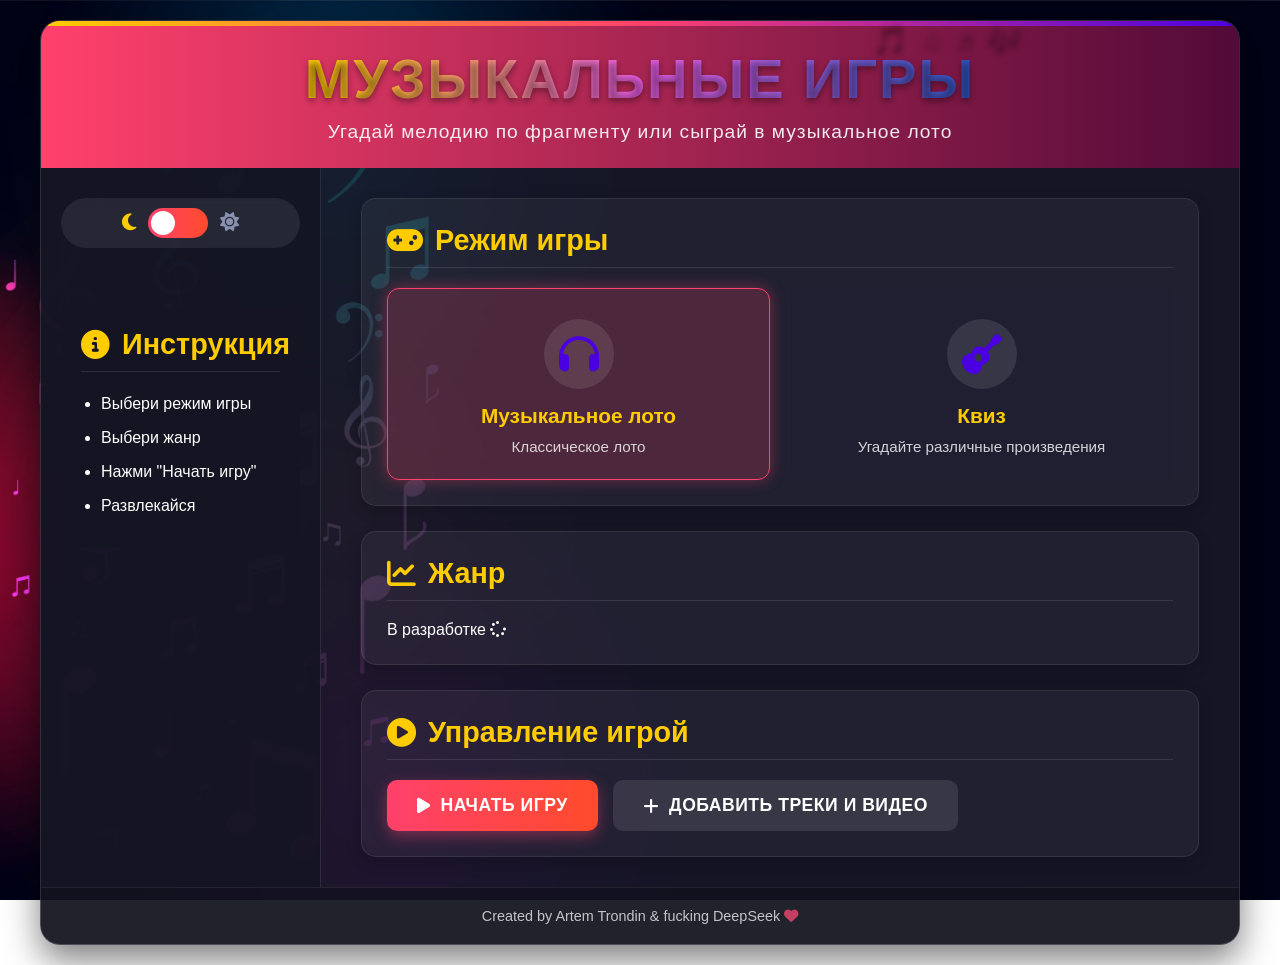
<file: index.html>
<!DOCTYPE html>
<html lang="ru">
<head>
    <meta charset="UTF-8">
    <meta name="viewport" content="width=device-width, initial-scale=1.0">
    <title>Музыкальные игры</title>
    <link rel="stylesheet" href="https://cdnjs.cloudflare.com/ajax/libs/font-awesome/6.4.0/css/all.min.css">
    <link rel="stylesheet" href="./styles/style1.css">
    <link rel="stylesheet" href="./styles/allPagesStyles.css">
    <script type="module" src="./jsCode/appHomePage.js" defer></script>
    <script type="module" src="./jsCode/renderPages.js" defer></script>
    </head>
<body>
    <div class="game-container">
        <!-- Шапка -->
        <div class="header">
            <h1 class="game-title">Музыкальные игры</h1>
            <p class="game-subtitle">Угадай мелодию по фрагменту или сыграй в музыкальное лото</p>
        </div>
        
        <div class="content-wrapper">
            <!-- Боковая панель -->
            <div class="sidebar">
                
                <div class="theme-switch-wrapper">
                    <i class="fas fa-moon theme-icon"></i>
                    <label class="theme-switch">
                        <input type="checkbox" id="themeToggle">
                        <span class="slider round"></span>
                    </label>
                    <i class="fas fa-sun theme-icon"></i>
                </div>


                <div class="game-rules">
                    <h2 class="section-title"><i class="fas fa-info-circle"></i>Инструкция</h4>
                    <ul class="rules-list">
                        <li>Выбери режим игры</li>
                        <li>Выбери жанр</li>
                        <li>Нажми "Начать игру"</li>
                        <li>Развлекайся</li>
                    </ul>
                </div>
            </div>
            
            <!-- Основной контент -->
            <div class="main-content">
                <!-- Раздел выбора режима -->
                <div class="menu-section">
                    <h2 class="section-title"><i class="fas fa-gamepad"></i> Режим игры</h2>
                    <div class="game-options">
                        <div class="option-card active">
                            <div class="option-icon">
                                <i class="fas fa-headphones"></i>
                            </div>
                            <h3 class="option-title">Музыкальное лото</h3>
                            <p class="option-desc">Классическое лото</p>
                        </div>
                        
                        <div class="option-card">
                            <div class="option-icon">
                                <i class="fas fa-guitar"></i>
                            </div>
                            <h3 class="option-title">Квиз</h3>
                            <p class="option-desc">Угадайте различные произведения</p>
                        </div>
                        
                    </div>
                </div>
                
                <!-- Раздел Жанра -->
                <div class="menu-section">
                    <h2 class="section-title"><i class="fas fa-chart-line"></i>Жанр</h2>
                    <div class="game-options">
                        <div class="optin-title">В разработке <i class="fas fa-spinner fa-spin"></i></div>
                        <!-- <div class="option-card">
                            <div class="option-icon">
                                <i class="fas fa-seedling"></i>
                            </div>
                            <h3 class="option-title">Рок</h3>
                            <p class="option-desc">Популярные рок хиты</p>
                        </div>
                        
                        <div class="option-card active">
                            <div class="option-icon">
                                <i class="fas fa-mountain"></i>
                            </div>
                            <h3 class="option-title">Рэп</h3>
                            <p class="option-desc">Рэп исполнители</p>
                        </div> -->
                        
                    </div>
                </div>
                
                <!-- Управление игрой -->
                <div class="menu-section">
                    <h2 class="section-title"><i class="fas fa-play-circle"></i> Управление игрой</h2>
                    <div class="game-controls">
                        <button class="btn btn-primary pulse">
                            <i class="fas fa-play"></i> Начать игру
                        </button>
                        <button class="btn btn-secondary">
                            <i class="fas fa-plus"></i> Добавить треки и видео
                        </button>
                        <!-- <button class="btn btn-secondary">
                            <i class="fas fa-trophy"></i> Таблица лидеров
                        </button>
                        <button class="btn btn-success">
                            <i class="fas fa-user-plus"></i> Пригласить друга
                        </button> -->
                    </div>
                </div>
            </div>
        </div>
        
    </div>

</body>
</html>
</file>
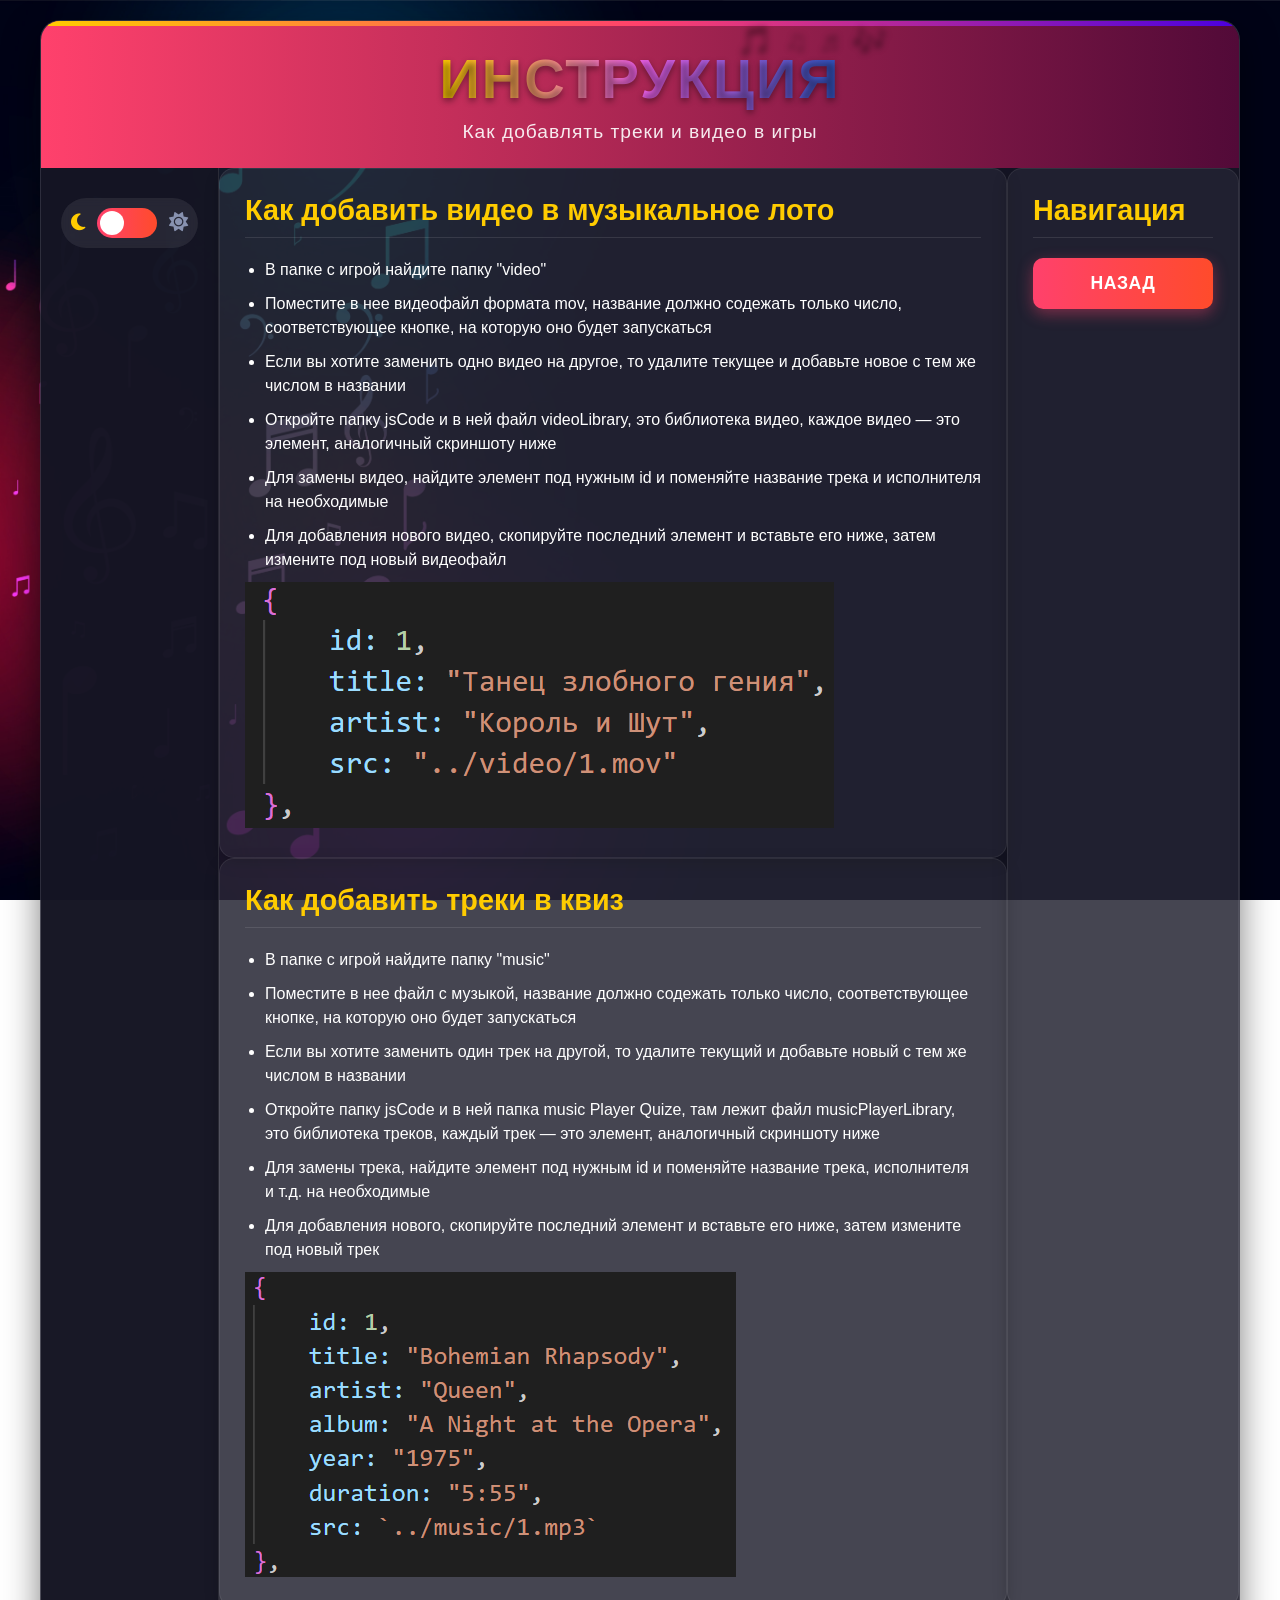
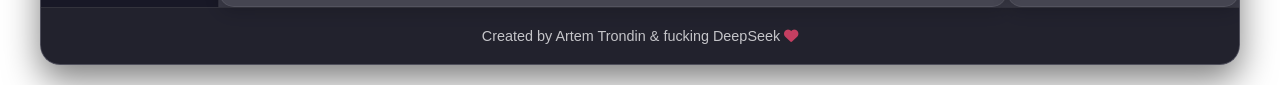
<file: pages/addSongAndVideo.html>
<!DOCTYPE html>
<html lang="ru">
<head>
    <meta charset="UTF-8">
    <meta name="viewport" content="width=device-width, initial-scale=1.0">
    <title>Инструкция</title>
    <link rel="stylesheet" href="https://cdnjs.cloudflare.com/ajax/libs/font-awesome/6.4.0/css/all.min.css">
    <link rel="stylesheet" href="../styles/allPagesStyles.css">
    <script type="module" src="../jsCode/backPageButton.js" defer></script>
    <script type="module" src="../jsCode/renderPages.js" defer></script>
    </head>
<body style="flex-direction: column;">
    <div class="game-container">
        <!-- Шапка -->
        <div class="header">
            <h1 class="game-title">Инструкция</h1>
            <p class="game-subtitle">Как добавлять треки и видео в игры</p>
        </div>
        
        <div class="content-wrapper">
            <!-- Боковая панель -->
            <div class="sidebar">
                
                <div class="theme-switch-wrapper">
                    <i class="fas fa-moon theme-icon"></i>
                    <label class="theme-switch">
                        <input type="checkbox" id="themeToggle">
                        <span class="slider round"></span>
                    </label>
                    <i class="fas fa-sun theme-icon"></i>
                </div>
            
               <!--  <div class="game-rules">
                    <h4><i class="fas fa-info-circle"></i> Инструкция</h4>
                    <ul class="rules-list">
                        <li>Выбери режим игры</li>
                        <li>Выбери жанр</li>
                        <li>Нажми "Начать игру"</li>
                        <li>Развлекайся</li>
                    </ul>
                </div> -->
            </div>
            
            <div class="main-content">
                <!-- Блок по добавлению видео -->
                <div class="menu-section">
                    <h2 class="section-title"></i>Как добавить видео в музыкальное лото</h2>
                    <div class="game-options-addContent">
                        <ul class="rules-list">
                            <li>В папке с игрой найдите папку "video" </li>
                            <li>Поместите в нее видеофайл формата mov, название должно содежать только число, соответствующее кнопке, на которую оно будет запускаться</li>
                            <li>Если вы хотите заменить одно видео на другое, то удалите текущее и добавьте новое с тем же числом в названии</li>
                            <li>Откройте папку jsCode и в ней файл videoLibrary, это библиотека видео, каждое видео — это элемент, аналогичный скриншоту ниже</li>
                            <li>Для замены видео, найдите элемент под нужным id и поменяйте название трека и исполнителя на необходимые</li>
                            <li>Для добавления нового видео, скопируйте последний элемент и вставьте его ниже, затем измените под новый видеофайл</li>
                        </ul>
                        <img src="../assets/videoLibraryScreen.png" alt="">

                        <!-- <p>Инструкция по добавлению видео</p>
                        <p><input type="text" class="title" placeholder="Введите название"></p>
                        <p><input type="text" class="artist" placeholder="Введите имя исполнителя"></p>
                        <button class="btn btn-primary pulse">
                             Добавить видео
                        </button> -->
                    </div>
                </div>
                
                <!-- блок по добавлению треков -->
                <div class="menu-section">
                    <h2 class="section-title">Как добавить треки в квиз</h2>
                    <div class="game-options-addContent">

                        <ul class="rules-list">
                            <li>В папке с игрой найдите папку "music" </li>
                            <li>Поместите в нее файл с музыкой, название должно содежать только число, соответствующее кнопке, на которую оно будет запускаться</li>
                            <li>Если вы хотите заменить один трек на другой, то удалите текущий и добавьте новый с тем же числом в названии</li>
                            <li>Откройте папку jsCode и в ней папка music Player Quize, там лежит файл musicPlayerLibrary, это библиотека треков, каждый трек — это элемент, аналогичный скриншоту ниже</li>
                            <li>Для замены трека, найдите элемент под нужным id и поменяйте название трека, исполнителя и т.д. на необходимые</li>
                            <li>Для добавления нового, скопируйте последний элемент и вставьте его ниже, затем измените под новый трек</li>
                        </ul>
                        <img src="../assets/musicLibraryScreen.png" alt="">
                        <!-- <p>Инструкция по добавлению треков</p>
                        <p><input type="text" class="title" placeholder="Введите название"></p>
                        <p><input type="text" class="artist" placeholder="Введите имя исполнителя"></p>
                        <button class="btn btn-primary pulse">
                             Добавить трек
                        </button> -->
                    </div>
                    </div>
            </div>
                
                <!-- Управление игрой -->
                <div class="menu-section">
                    <h2 class="section-title">Навигация</h2>
                    <div class="game-controls">
                        <button class="btn btn-primary pulse btnBack backPage">
                             Назад
                        </button>
                        <!-- <button class="btn btn-secondary">
                            <i class="fas fa-cog"></i> Настройки
                        </button>
                        <button class="btn btn-secondary">
                            <i class="fas fa-trophy"></i> Таблица лидеров
                        </button>
                        <button class="btn btn-success">
                            <i class="fas fa-user-plus"></i> Пригласить друга
                        </button> -->
                    </div>
                </div>
            </div>
        </div>
    </div>
</body>
</html>
</file>
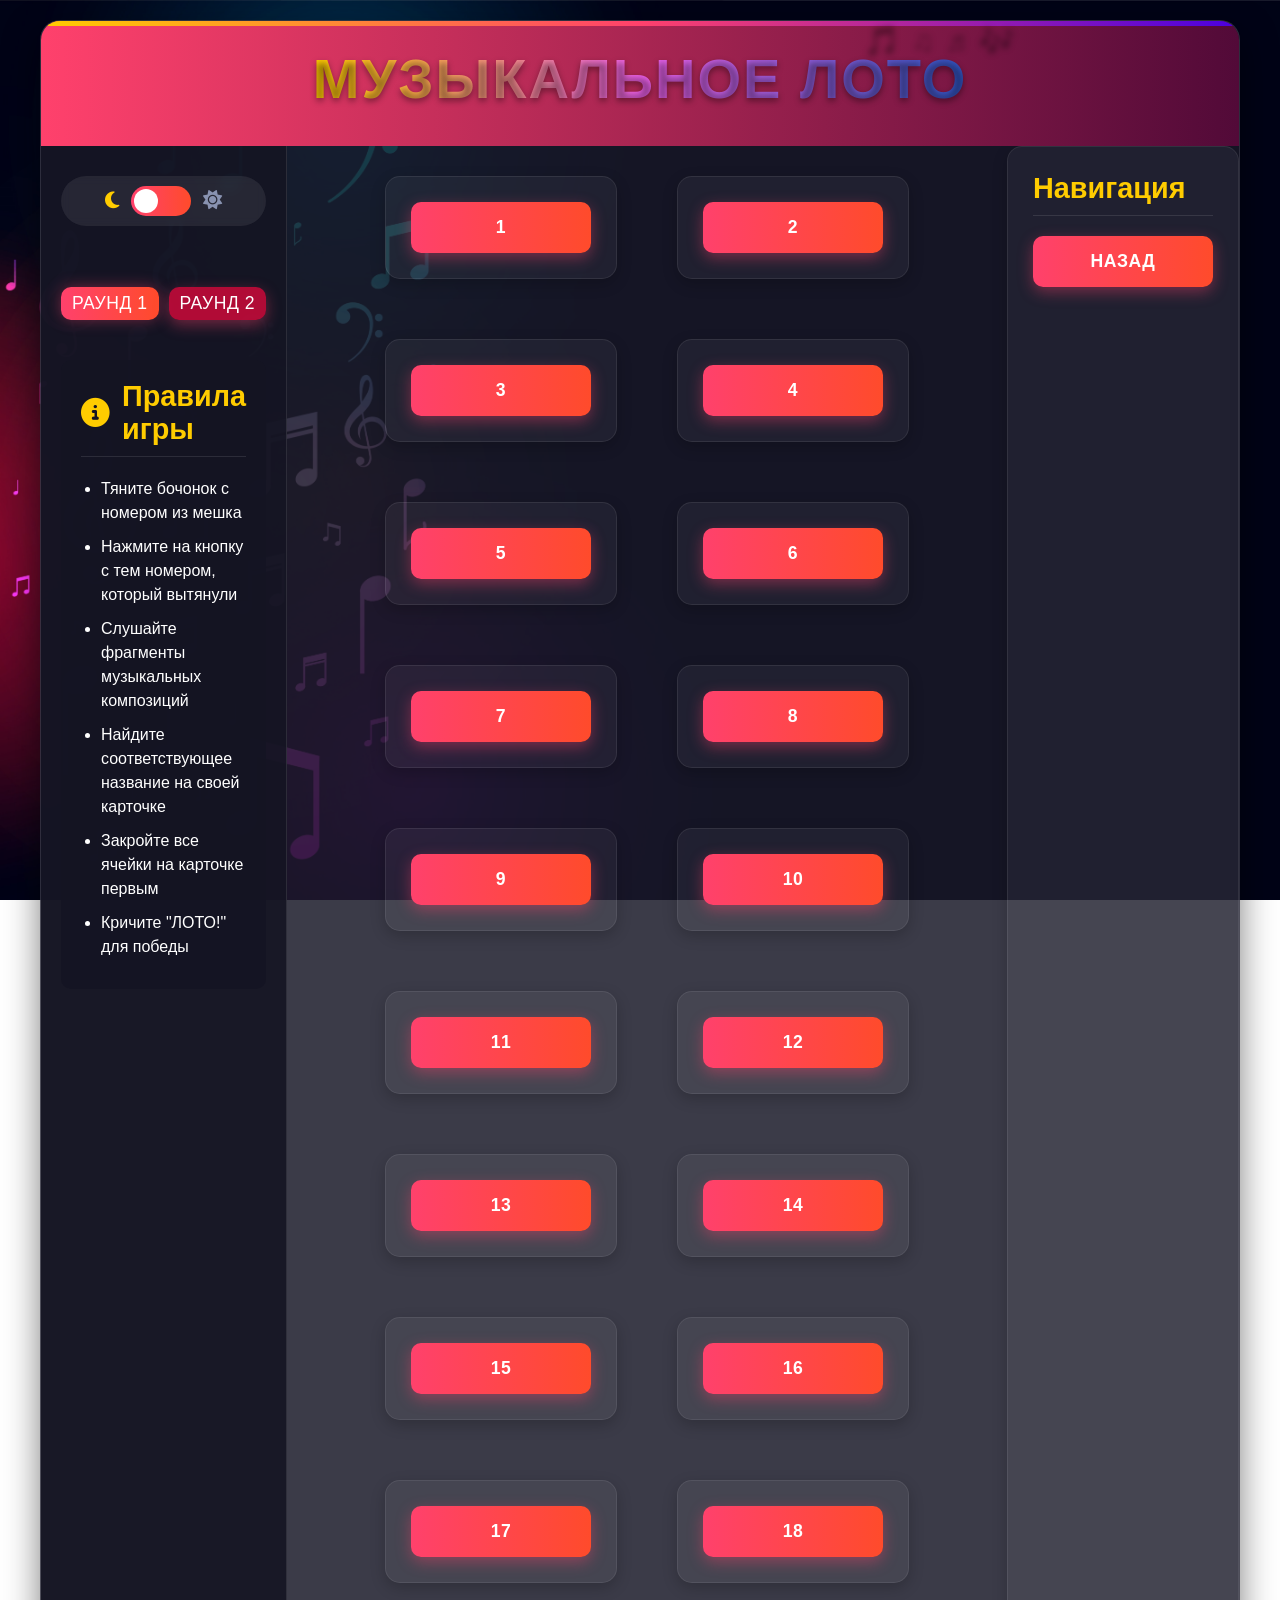
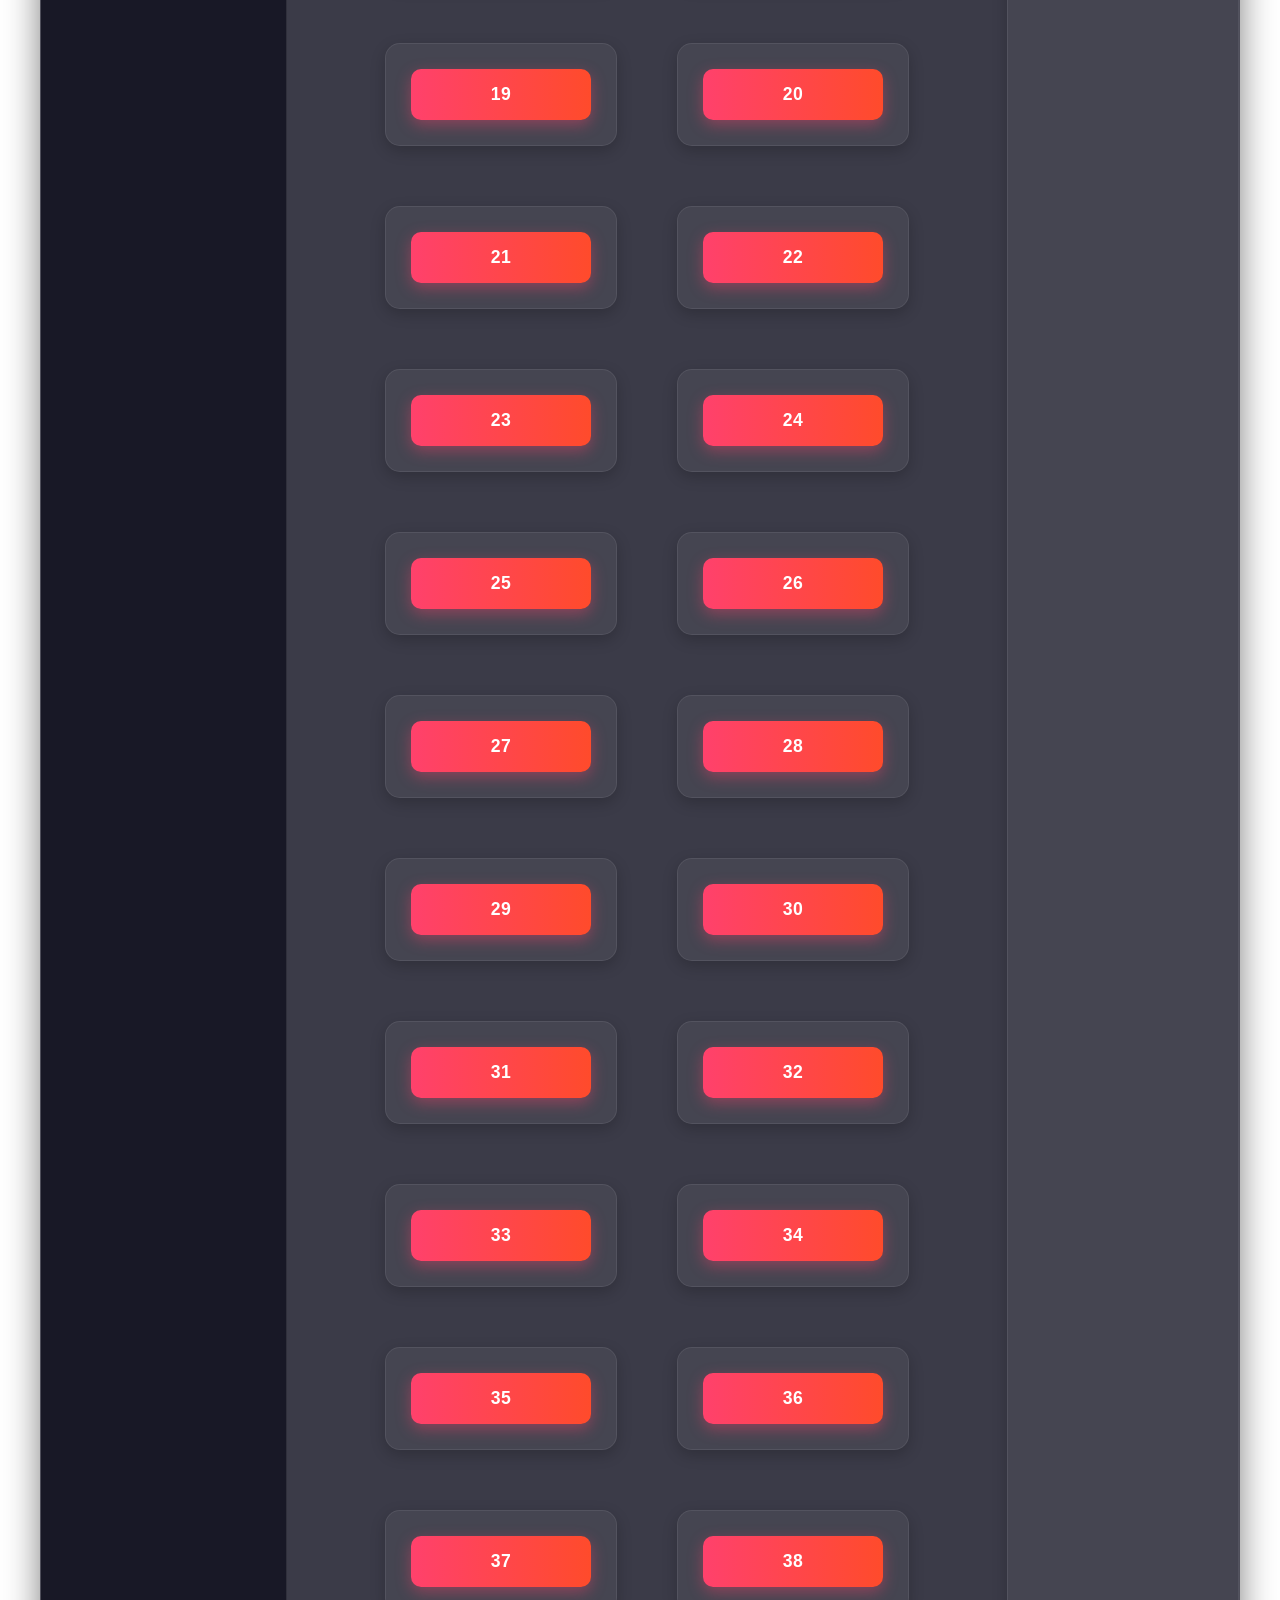
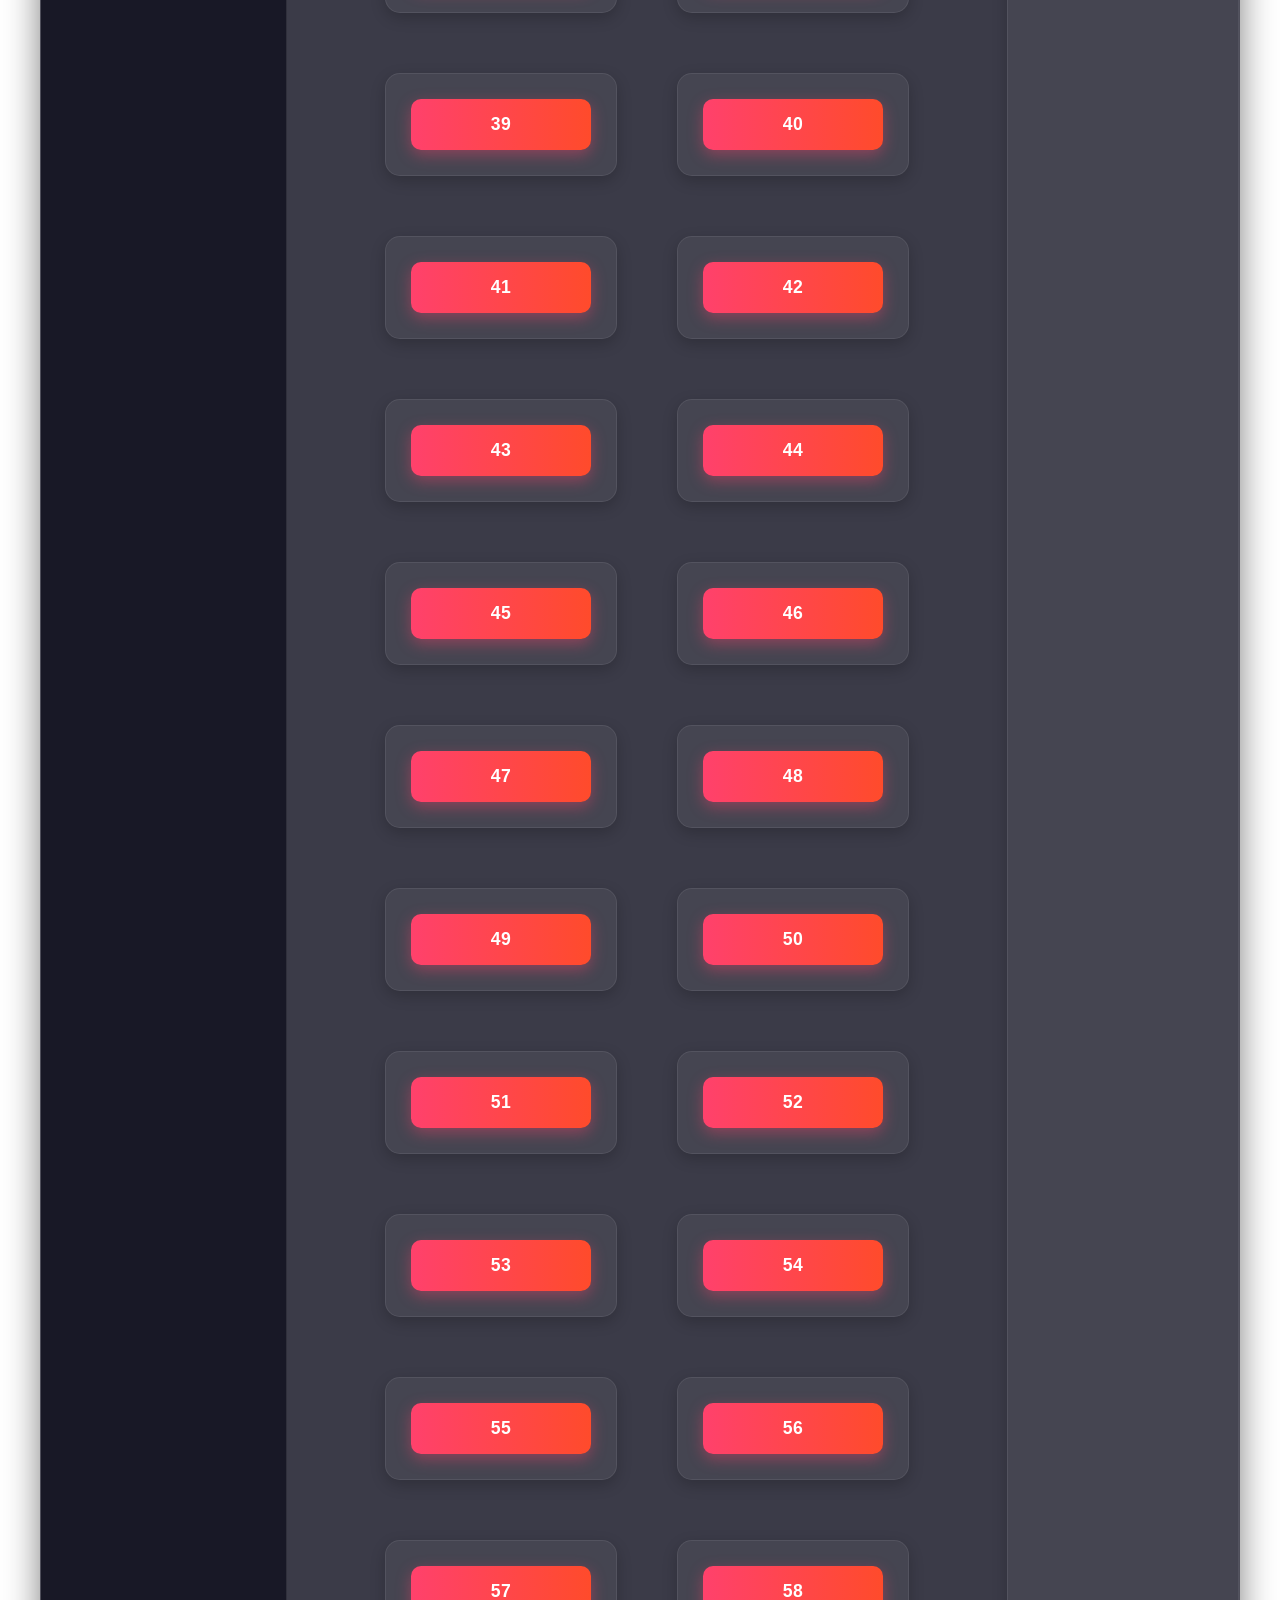
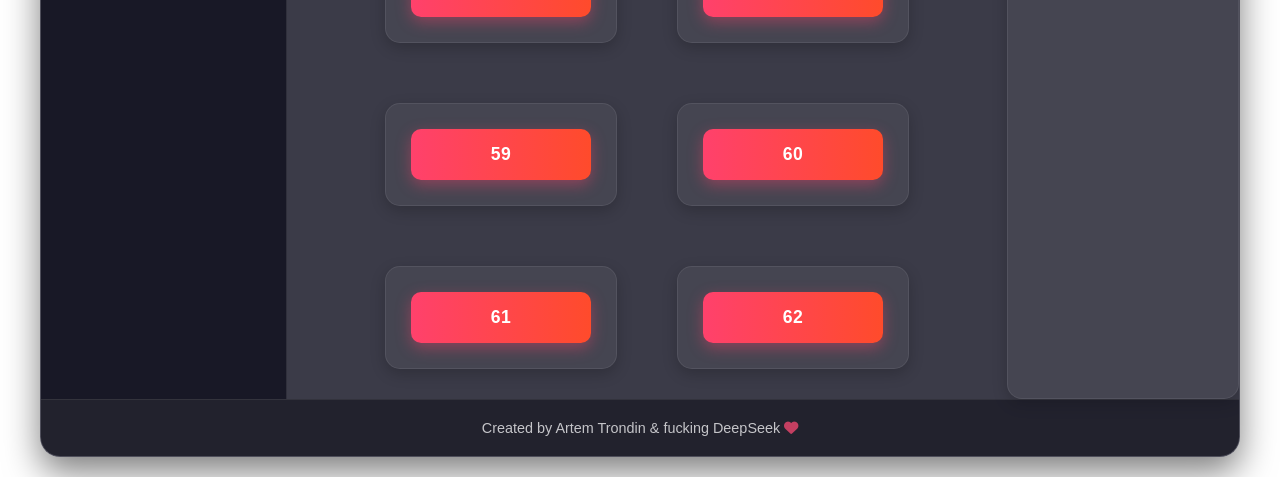
<file: pages/startLoto.html>
<!DOCTYPE html>
<html lang="en">
<head>
    <meta charset="UTF-8">
    <meta name="viewport" content="width=device-width, initial-scale=1.0">
    <link rel="stylesheet" href="https://cdnjs.cloudflare.com/ajax/libs/font-awesome/6.4.0/css/all.min.css">
    <link rel="stylesheet" href="../styles/styleLotoPage.css">
    <link rel="stylesheet" href="../styles/allPagesStyles.css">
    <script type="module" src="../jsCode/renderPages.js" defer></script>
    <script type="module" src="../jsCode/backPageButton.js" defer></script>
    <script type="module" src="../jsCode/videoLibrary.js" defer></script>
    <script type="module" src="../jsCode/lotoApp.js" defer></script>
    <title>Музыкальное лото</title>
</head>
<body>
    
    <div class="game-container">
        <div class="header">
            <h1 class="game-title">Музыкальное лото</h1>
        </div>

        <div class="content-wrapper">

            <div class="sidebar">

                <div class="theme-switch-wrapper">
                    <i class="fas fa-moon theme-icon"></i>
                    <label class="theme-switch">
                        <input type="checkbox" id="themeToggle">
                        <span class="slider round"></span>
                    </label>
                    <i class="fas fa-sun theme-icon"></i>
                </div>

                <div class="buttonsRound">
                    <button class="btnRound active" id="one">
                                 Раунд 1
                    </button>
                    <button class="btnRound" id="two">
                                 Раунд 2
                    </button>
                </div>

                <div class="game-rules">
                    <h2 class="section-title"><i class="fas fa-info-circle"></i> Правила игры</h4>
                    <ul class="rules-list">
                        <li>Тяните бочонок с номером из мешка</li>
                        <li>Нажмите на кнопку с тем номером, который вытянули</li>
                        <li>Слушайте фрагменты музыкальных композиций</li>
                        <li>Найдите соответствующее название на своей карточке</li>
                        <li>Закройте все ячейки на карточке первым</li>
                        <li>Кричите "ЛОТО!" для победы</li>
                    </ul>
                </div>

            </div>

            <div class="field">

               <!-- Сюда подгружаются кнопки -->
                
            </div>

        

            <div class="menu-section">
                        <h2 class="section-title"> Навигация</h2>
                        <div class="game-controls">
                            <button class="btn pulse btnBack">
                                <!-- <i class="fas fa-play"></i> --> Назад
                            </button>
                        </div>
            </div>

        </div>
        
    </div>
</body>
</html>
</file>
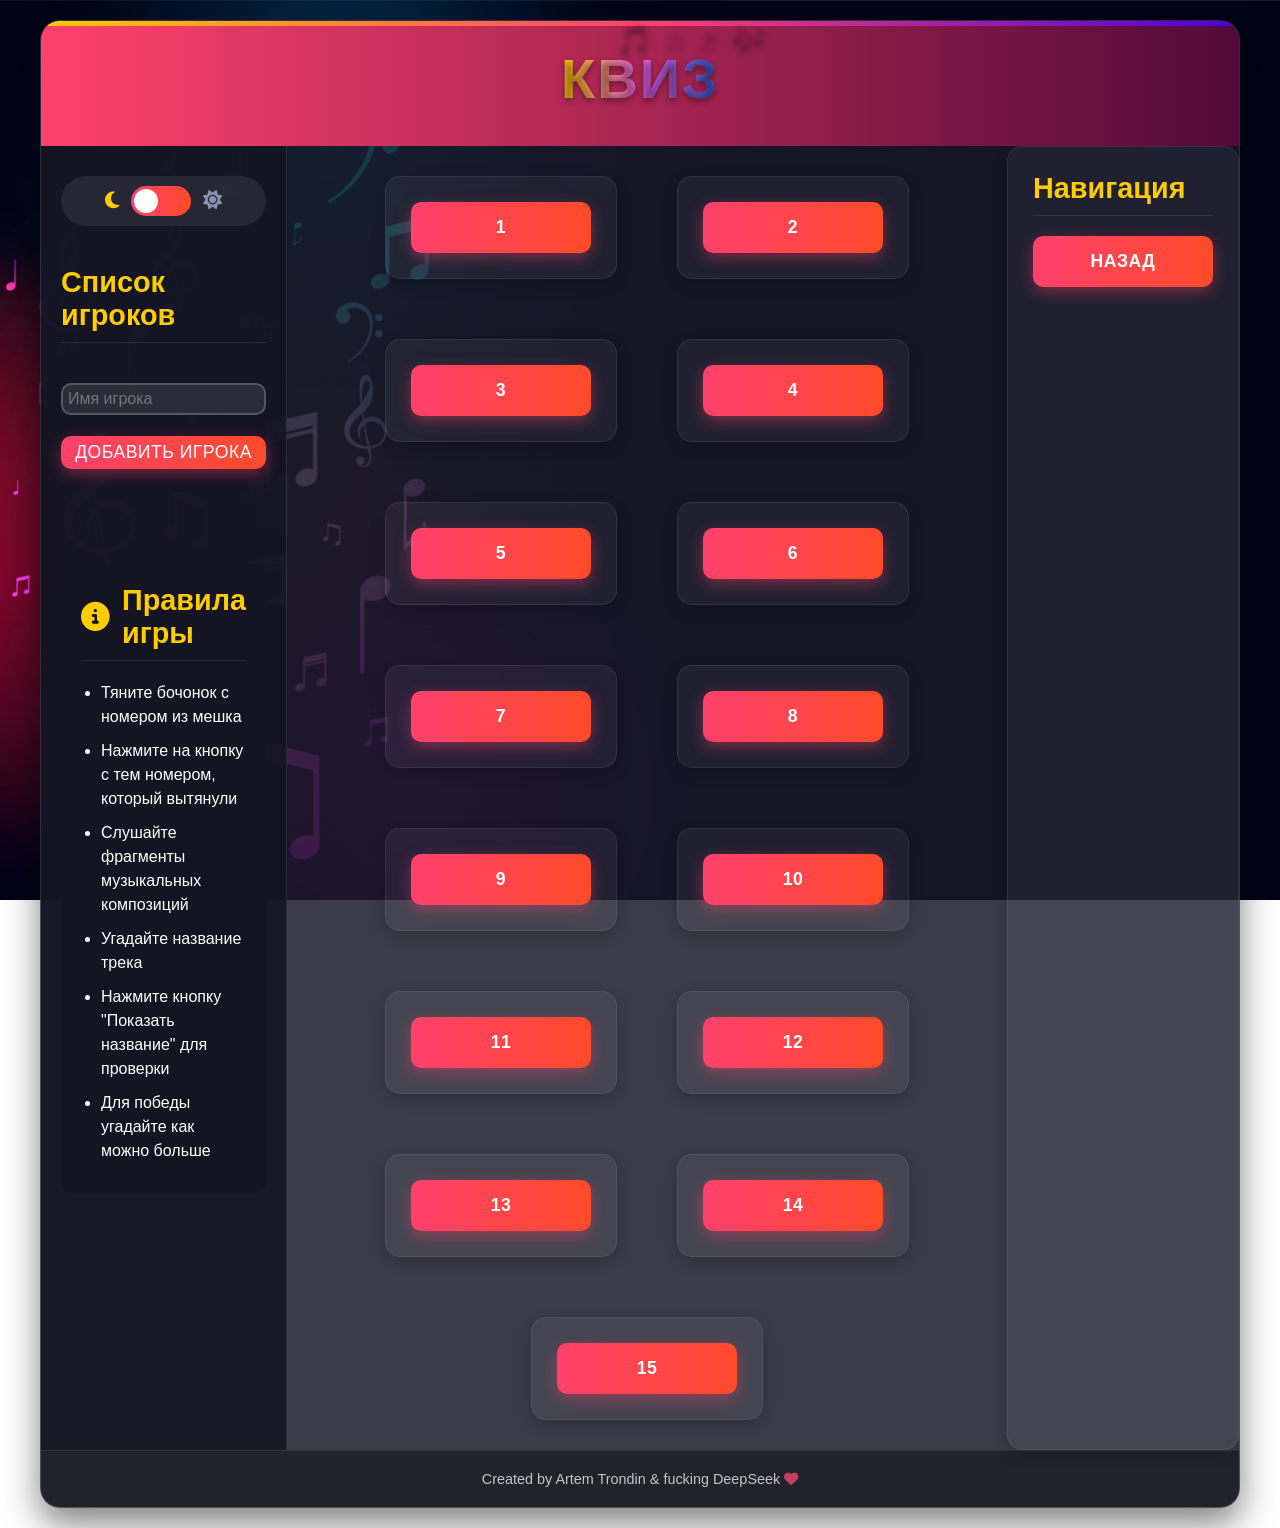
<file: pages/startQuiz.html>
<!DOCTYPE html>
<html lang="en">
<head>
    <meta charset="UTF-8">
    <meta name="viewport" content="width=device-width, initial-scale=1.0">
    <link rel="stylesheet" href="https://cdnjs.cloudflare.com/ajax/libs/font-awesome/6.4.0/css/all.min.css">
    <link rel="stylesheet" href="../styles/allPagesStyles.css">
    <link rel="stylesheet" href="../styles/styleQuizPage.css">
    <link rel="stylesheet" href="../styles/styleMusicPlayer.css">
    <script type="module" src="../jsCode/backPageButton.js" defer></script>
    <script type="module" src="../jsCode/renderPages.js" defer></script>
    <script type="module" src="../jsCode/quizApp.js" defer></script>
    <script type="module" src="../jsCode/Music Player Quize/addPlayer.js" defer></script>
    <script type="module" src="../jsCode/Music Player Quize/musicPlayerLogic.js" defer></script>
    <title>Квиз</title>
</head>
<body>
    
    <div class="game-container">
        <div class="header">
            <h1 class="game-title">Квиз</h1>
        </div>

        <div class="content-wrapper">

            <div class="sidebar">

                <div class="theme-switch-wrapper">
                    <i class="fas fa-moon theme-icon"></i>
                    <label class="theme-switch">
                        <input type="checkbox" id="themeToggle">
                        <span class="slider round"></span>
                    </label>
                    <i class="fas fa-sun theme-icon"></i>
                </div>

                <h2 class="section-title">Список игроков</h2>
                <!-- <div> -->
                    <div class="input-with-icon">
                        <input type="text" placeholder="Имя игрока" class="name-input">
                        <button class="btnAddPlayer">
                                 Добавить игрока
                            </button>
                    </div>
                    <ul class="rules-list player-list"></ul>
                <!-- </div> -->

                <div class="game-rules">
                    <h2 class="section-title"><i class="fas fa-info-circle"></i> Правила игры</h4>
                    <ul class="rules-list">
                        <li>Тяните бочонок с номером из мешка</li>
                        <li>Нажмите на кнопку с тем номером, который вытянули</li>
                        <li>Слушайте фрагменты музыкальных композиций</li>
                        <li>Угадайте название трека</li>
                        <li>Нажмите кнопку "Показать название" для проверки</li>
                        <li>Для победы угадайте как можно больше</li>
                    </ul>
                </div>

            </div>

            <div class="field">

                <!-- Сюда подгружаются кнопки -->
                
            </div>

        

            <div class="menu-section">
                        <h2 class="section-title"> Навигация</h2>
                        <div class="game-controls">
                            <button class="btn btn-primary btnBack pulse">
                                 Назад
                            </button>
                        </div>
            </div>

        </div>
        
    </div>
</body>
</html>
</file>
<file: styles/style1.css>
.main-content {
    flex: 1;
    padding: 30px 40px;
    display: flex;
    flex-direction: column;
    gap: 25px;
}

.game-options {
    display: grid;
    grid-template-columns: repeat(auto-fill, minmax(250px, 1fr));
    gap: 20px;
}

.option-card {
    background: rgba(30, 30, 50, 0.7);
    border-radius: 12px;
    padding: 20px;
    display: flex;
    flex-direction: column;
    align-items: center;
    text-align: center;
    transition: all 0.3s ease;
    cursor: pointer;
    border: 1px solid transparent;
    position: relative;
    overflow: hidden;
}

.option-card:hover {
    background: rgba(40, 40, 65, 0.9);
    transform: translateY(-5px);
    border-color: #ff416c;
}

.option-card.active {
    background: rgba(255, 65, 108, 0.2);
    border-color: #ff416c;
    box-shadow: 0 0 15px rgba(255, 65, 108, 0.4);
}

.option-icon {
    font-size: 2.5rem;
    margin-bottom: 15px;
    color: #4a00e0;
    background: rgba(255, 255, 255, 0.1);
    width: 70px;
    height: 70px;
    border-radius: 50%;
    display: flex;
    align-items: center;
    justify-content: center;
    margin-top: 10px;
}

.option-title {
    font-size: 1.3rem;
    margin-bottom: 8px;
    color: #ffcc00;
}

.option-desc {
    font-size: 0.95rem;
    opacity: 0.8;
    line-height: 1.5;
}

.game-controls {
    display: flex;
    gap: 15px;
    margin-top: 20px;
    flex-wrap: wrap;
}

.btn-secondary {
    background: rgba(255, 255, 255, 0.1);
    color: white;
    border: 1px solid rgba(255, 255, 255, 0.2);
}

.btn-secondary:hover {
    background: rgba(255, 255, 255, 0.2);
    transform: translateY(-3px);
}


.lightTheme .option-card {
    background: rgba(255, 255, 255, 0.5);
    border: 1px solid rgba(255, 255, 255, 0.5);
    box-shadow: 0 2px 8px rgba(0, 0, 0, 0.04);
    backdrop-filter: blur(4px);
}

.lightTheme .option-card:hover {
    background: rgba(255, 255, 255, 0.7);
    border-color: #7c3aed;
    box-shadow: 0 8px 25px rgba(124, 58, 237, 0.15);
}

.lightTheme .option-card.active {
    background: rgba(124, 58, 237, 0.2);
    border-color: #7c3aed;
    box-shadow: 0 0 15px rgba(124, 58, 237, 0.2);
}

.lightTheme .option-icon {
    color: #7c3aed;
    background: rgba(124, 58, 237, 0.15);
}

.lightTheme .option-title {
    color: #7c3aed;
}

.lightTheme .option-desc {
    color: #2d2d4a;
}

.lightTheme .btn-secondary {
    background: rgba(255, 255, 255, 0.5);
    color: #2d2d4a;
    border: 1px solid rgba(255, 255, 255, 0.5);
    backdrop-filter: blur(4px);
}

.lightTheme .btn-secondary:hover {
    background: rgba(255, 255, 255, 0.75);
}
</file>
<file: styles/allPagesStyles.css>
* {
    margin: 0;
    padding: 0;
    box-sizing: border-box;
    font-family: 'Segoe UI', Tahoma, Geneva, Verdana, sans-serif;
}

body {
    background-image: url('../assets/background-image.jpg');
    background-size: cover;
    background-attachment: fixed;
    /* background: linear-gradient(135deg, #1a1a2e 0%, #16213e 50%, #0f3460 100%); */
    color: #fff;
    min-height: 100vh;
    display: flex;
    justify-content: center;
    align-items: center;
    padding: 20px;
    overflow-x: hidden;
}

.btn-primary {
    background: linear-gradient(90deg, #ff416c 0%, #ff4b2b 100%);
    color: white;
    box-shadow: 0 5px 15px rgba(255, 65, 108, 0.4);
}

.btn-primary:hover {
    transform: translateY(-3px);
    box-shadow: 0 8px 20px rgba(255, 65, 108, 0.6);
}

.game-container {
    width: 100%;
    max-width: 1200px;
    min-height: 90vh;
    background: rgba(25, 25, 40, 0.85);
    border-radius: 20px;
    overflow: hidden;
    box-shadow: 0 15px 35px rgba(0, 0, 0, 0.5);
    display: flex;
    flex-direction: column;
    position: relative;
    border: 1px solid rgba(255, 255, 255, 0.1);
}

.header {
    background: linear-gradient(90deg, #ff416c 0%, #520a38 100%);
    /* background: linear-gradient(90deg, #ff416c 0%, #ff4b2b 100%); */
    padding: 25px 40px;
    text-align: center;
    position: relative;
    overflow: hidden;
}

.header::before {
    content: '';
    position: absolute;
    top: 0;
    left: 0;
    right: 0;
    height: 5px;
    background: linear-gradient(90deg, #ffcc00, #ff416c, #4a00e0);
}

.game-title {
    font-size: 3.5rem;
    font-weight: 800;
    letter-spacing: 2px;
    text-transform: uppercase;
    margin-bottom: 10px;
    text-shadow: 0 3px 6px rgba(0, 0, 0, 0.4);
    background: linear-gradient(to right, #ffcc00, #ef60e9, #2f55c3);
    /* background: linear-gradient(to right, #ffcc00, #ff416c, #4a00e0); */
    -webkit-background-clip: text;
    background-clip: text;
    color: transparent;
    position: relative;
    display: inline-block;
}

.game-title::after {
    content: '🎵 ♫ ♬ 🎶';
    position: absolute;
    top: -25px;
    /* right: 1px; */
    right: -50px;
    font-size: 1.8rem;
    animation: float 3s ease-in-out infinite;
}

.game-subtitle {
    font-size: 1.2rem;
    opacity: 0.9;
    font-weight: 300;
    letter-spacing: 1px;
}

.content-wrapper {
    display: flex;
    flex: 1;
    min-height: 600px;
}

.sidebar {
    width: 280px;
    background: rgba(20, 20, 35, 0.9);
    padding: 30px 20px;
    border-right: 1px solid rgba(255, 255, 255, 0.1);
    display: flex;
    flex-direction: column;
    gap: 20px;
}

.menu-section {
    background: rgba(255, 255, 255, 0.05);
    border-radius: 15px;
    padding: 25px;
    transition: all 0.3s ease;
    border: 1px solid rgba(255, 255, 255, 0.08);
    box-shadow: 0 5px 15px rgba(0, 0, 0, 0.2);
}

.menu-section:hover {
    transform: translateY(-5px);
    box-shadow: 0 10px 20px rgba(0, 0, 0, 0.3);
    border-color: rgba(255, 255, 255, 0.15);
}

.section-title {
    font-size: 1.8rem;
    margin-bottom: 20px;
    color: #ffcc00;
    display: flex;
    align-items: center;
    gap: 12px;
    border-bottom: 1px solid rgba(255, 255, 255, 0.1);
    padding-bottom: 10px;
}

.btnBack {
    padding: 15px 30px;
    border: none;
    border-radius: 10px;
    font-size: 1.1rem;
    font-weight: 600;
    cursor: pointer;
    transition: all 0.3s ease;
    display: flex;
    align-items: center;
    justify-content: center;
    gap: 10px;
    letter-spacing: 0.5px;
    text-transform: uppercase;
    min-width: 180px;
    background: linear-gradient(90deg, #ff416c 0%, #ff4b2b 100%);
    color: white;
    box-shadow: 0 5px 15px rgba(255, 65, 108, 0.4);
}

.btnBack:hover {
    transform: translateY(-3px);
    box-shadow: 0 8px 20px rgba(255, 65, 108, 0.6);
}

.btn {
    padding: 15px 30px;
    border: none;
    border-radius: 10px;
    font-size: 1.1rem;
    font-weight: 600;
    cursor: pointer;
    transition: all 0.3s ease;
    display: flex;
    align-items: center;
    justify-content: center;
    gap: 10px;
    letter-spacing: 0.5px;
    text-transform: uppercase;
    min-width: 180px;
}

.field {
    display: flex;
    flex-wrap: wrap;
    justify-content: center;
}

.btnBlock {
    margin: 30px;
    display: grid;
}

.btnSong {
    background: linear-gradient(90deg, #ff416c 0%, #ff4b2b 100%);
    color: white;
    box-shadow: 0 5px 15px rgba(255, 65, 108, 0.4);
}

.game-rules {
    background: rgba(20, 20, 35, 0.9);
    border-radius: 10px;
    padding: 20px;
    margin-top: 20px;
}

.rules-list {
    margin-top: 15px;
    padding-left: 20px;
}

.rules-list li {
    margin-bottom: 10px;
    line-height: 1.5;
}

.footer {
    text-align: center;
    padding: 20px;
    border-top: 1px solid rgba(255, 255, 255, 0.1);
    font-size: 0.9rem;
    opacity: 0.7;
    background: rgba(15, 15, 25, 0.8);
}

@keyframes float {
    0%, 100% { transform: translateY(0); }
    50% { transform: translateY(-10px); }
}

@keyframes pulse {
    0%, 100% { transform: scale(1); }
    50% { transform: scale(1.05); }
}

.pulse {
    animation: pulse 2s infinite;
}

@media (max-width: 992px) {
    .content-wrapper {
        flex-direction: column;
    }
    
    .sidebar {
        width: 100%;
        border-right: none;
        border-bottom: 1px solid rgba(255, 255, 255, 0.1);
    }

    .sidebar .lightTheme {
        border-bottom: 1px solid rgba(255, 255, 255, 0.3);
    }
    
    .game-title {
        font-size: 2.5rem;
    }
}

@media (max-width: 768px) {
    .game-options {
        grid-template-columns: 1fr;
    }
    
    .btn {
        min-width: 100%;
    }
    
    .game-controls {
        flex-direction: column;
    }
}


body.lightTheme {
    background-image: url('../assets/background-image-light.jpg');
    background-size: cover;
    background-attachment: fixed;
    color: #1a1a2e;
    min-height: 100vh;
    display: flex;
    justify-content: center;
    align-items: center;
    padding: 20px;
    overflow-x: hidden;
}

.lightTheme .btn-primary {
    background: linear-gradient(90deg, #7c3aed 0%, #ec4899 100%);
    color: white;
    box-shadow: 0 5px 15px rgba(124, 58, 237, 0.3);
}

.lightTheme .game-container {
    width: 100%;
    max-width: 1200px;
    min-height: 90vh;
    background: rgba(255, 255, 255, 0.55);
    border-radius: 20px;
    overflow: hidden;
    box-shadow: 0 15px 35px rgba(0, 0, 0, 0.15);
    display: flex;
    flex-direction: column;
    position: relative;
    border: 1px solid rgba(255, 255, 255, 0.4);
    backdrop-filter: blur(4px);
}

.lightTheme .header {
    background: linear-gradient(90deg, rgba(124, 58, 237, 0.75) 0%, rgba(219, 39, 119, 0.75) 100%);
    padding: 25px 40px;
    text-align: center;
    position: relative;
    overflow: hidden;
}

.lightTheme .header::before {
    content: '';
    position: absolute;
    top: 0;
    left: 0;
    right: 0;
    height: 5px;
    background: linear-gradient(90deg, #fbbf24, #7c3aed, #ec4899);
}

.lightTheme .game-title {
    font-size: 3.5rem;
    font-weight: 800;
    letter-spacing: 2px;
    text-transform: uppercase;
    margin-bottom: 10px;
    text-shadow: 0 2px 4px rgba(0, 0, 0, 0.1);
    background: linear-gradient(to right, #fbbf24, #ec4899, #7c3aed);
    -webkit-background-clip: text;
    background-clip: text;
    color: transparent;
    position: relative;
    display: inline-block;
}

.lightTheme .game-subtitle {
    font-size: 1.2rem;
    opacity: 0.9;
    font-weight: 300;
    letter-spacing: 1px;
    color: rgba(255, 255, 255, 0.95);
}

.lightTheme .sidebar {
    width: 280px;
    background: rgba(250, 250, 255, 0.55);
    padding: 30px 20px;
    border-right: 1px solid rgba(255, 255, 255, 0.4);
    display: flex;
    flex-direction: column;
    gap: 20px;
    backdrop-filter: blur(6px);
}

.lightTheme .menu-section {
    background: rgba(255, 255, 255, 0.45);
    border-radius: 15px;
    padding: 25px;
    transition: all 0.3s ease;
    border: 1px solid rgba(255, 255, 255, 0.5);
    box-shadow: 0 5px 15px rgba(0, 0, 0, 0.05);
    backdrop-filter: blur(4px);
}

.lightTheme .section-title {
    font-size: 1.8rem;
    margin-bottom: 20px;
    color: #7c3aed;
    display: flex;
    align-items: center;
    gap: 12px;
    border-bottom: 1px solid rgba(0, 0, 0, 0.1);
    padding-bottom: 10px;
}

.lightTheme .btnBack {
    padding: 15px 30px;
    border: none;
    border-radius: 10px;
    font-size: 1.1rem;
    font-weight: 600;
    cursor: pointer;
    transition: all 0.3s ease;
    display: flex;
    align-items: center;
    justify-content: center;
    gap: 10px;
    letter-spacing: 0.5px;
    text-transform: uppercase;
    min-width: 180px;
    background: linear-gradient(90deg, #7c3aed 0%, #ec4899 100%);
    color: white;
    box-shadow: 0 5px 15px rgba(124, 58, 237, 0.3);
}

.lightTheme .btnSong {
    background: linear-gradient(90deg, #7c3aed 0%, #ec4899 100%);
    color: white;
    box-shadow: 0 5px 15px rgba(124, 58, 237, 0.3);
}

.lightTheme .game-rules {
    background: rgba(255, 255, 255, 0.5);
    border-radius: 10px;
    padding: 20px;
    margin-top: 20px;
    border: 1px solid rgba(255, 255, 255, 0.5);
    backdrop-filter: blur(4px);
}

.lightTheme .rules-list {
    margin-top: 15px;
    padding-left: 20px;
    color: #2d2d4a;
}

.lightTheme .footer {
    text-align: center;
    padding: 20px;
    border-top: 1px solid rgba(255, 255, 255, 0.3);
    font-size: 0.9rem;
    opacity: 0.8;
    background: rgba(240, 240, 245, 0.5);
    color: #4a4a6a;
    backdrop-filter: blur(4px);
}

/* переключатель темы */

.theme-switch-wrapper {
    display: flex;
    align-items: center;
    justify-content: center;
    gap: 12px;
    margin-bottom: 20px;
    padding: 10px;
    background: rgba(255, 255, 255, 0.08);
    border-radius: 40px;
    backdrop-filter: blur(4px);
}

.theme-icon {
    font-size: 1.2rem;
    transition: all 0.3s ease;
}

/* Иконка солнца (светлая тема) */
.theme-icon:first-child {
    color: #ffcc00;
}

/* Иконка луны (темная тема) */
.theme-icon:last-child {
    color: #8892b0;
}

/* Стили для светлой темы - иконки */
.lightTheme .theme-icon:first-child {
    color: #ffcc00;
    text-shadow: 0 0 8px rgba(255, 204, 0, 0.5);
}

.lightTheme .theme-icon:last-child {
    color: #7c3aed;
}

/* Переключатель */
.theme-switch {
    position: relative;
    display: inline-block;
    width: 60px;
    height: 30px;
}

.theme-switch input {
    opacity: 0;
    width: 0;
    height: 0;
}

.slider {
    position: absolute;
    cursor: pointer;
    top: 0;
    left: 0;
    right: 0;
    bottom: 0;
    background: linear-gradient(90deg, #ff416c, #ff4b2b);
    transition: 0.4s;
    border-radius: 34px;
}

.slider:before {
    position: absolute;
    content: "";
    height: 24px;
    width: 24px;
    left: 3px;
    bottom: 3px;
    background: white;
    transition: 0.4s;
    border-radius: 50%;
}

input:checked + .slider {
    background: linear-gradient(90deg, #7c3aed, #ec4899);
}

input:checked + .slider:before {
    transform: translateX(30px);
}

/* Для светлой темы */
.lightTheme .theme-switch-wrapper {
    background: rgba(0, 0, 0, 0.05);
    border: 1px solid rgba(124, 58, 237, 0.2);
}

.lightTheme .slider {
    background: linear-gradient(90deg, #7c3aed, #ec4899);
}

.lightTheme .slider:before {
    background: white;
}

.lightTheme input:checked + .slider {
    background: linear-gradient(90deg, #ff416c, #ff4b2b);
}
</file>
<file: styles/styleLotoPage.css>
video {
    width: 500px;
    height: 100%;
    justify-items: center;
}

.buttonsRound {
    display: flex;
    gap: 10px;
}

.btnRound {
    background: rgba(243, 8, 63, 0.705);
    color: white;
    box-shadow: 0 5px 15px rgba(255, 65, 108, 0.4);
    width: 50%;
    margin-top: 10% ;
    padding: 6px 5px;
    border: none;
    border-radius: 10px;
    font-size: 1.1rem;
    cursor: pointer;
    transition: all 0.3s ease;
    display: flex;
    align-items: center;
    justify-content: center;
    gap: 10px;
    letter-spacing: 0.5px;
    text-transform: uppercase;
    min-width: 90px;
}

.btnRound.active {
    background: linear-gradient(90deg, #ff416c 0%, #ff4b2b 100%);
    border-color: #ff416c;
    box-shadow: 0 0 15px rgba(255, 65, 108, 0.4);
}

.section-title-video {
            font-size: 1.4rem;
            margin-bottom: 20px;
            color: #ffcc00;
            display: flex;
            align-items: center;
            gap: 12px;
            border-bottom: 1px solid rgba(255, 255, 255, 0.1);
            padding-bottom: 10px;
}


.lightTheme .btnRound {
    background: rgba(124, 58, 237, 0.8);
    box-shadow: 0 5px 15px rgba(124, 58, 237, 0.3);
}

.lightTheme .btnRound.active {
    background: linear-gradient(90deg, #7c3aed 0%, #ec4899 100%);
    border-color: #7c3aed;
    box-shadow: 0 0 15px rgba(124, 58, 237, 0.4);
}

.lightTheme .section-title-video {
    color: #7c3aed;
    border-bottom: 1px solid rgba(0, 0, 0, 0.1);
}
</file>
<file: styles/styleQuizPage.css>
.btnAddPlayer {
    width: 100%;
    margin-top: 10% ;
    padding: 6px 5px;
    border: none;
    border-radius: 10px;
    font-size: 1.1rem;
    cursor: pointer;
    transition: all 0.3s ease;
    display: flex;
    align-items: center;
    justify-content: center;
    gap: 10px;
    letter-spacing: 0.5px;
    text-transform: uppercase;
    min-width: 180px;
    background: linear-gradient(90deg, #ff416c 0%, #ff4b2b 100%);
    color: white;
    box-shadow: 0 5px 15px rgba(255, 65, 108, 0.4);
}

.btnAddPlayer:hover {
    transform: translateY(-3px);
    box-shadow: 0 8px 20px rgba(255, 65, 108, 0.6);
}

.name-input {
    width: 100%;
    padding: 5px 5px 5px 5px;
    background: rgba(255,255,255,0.1);
    border: 2px solid rgba(255,255,255,0.2);
    border-radius: 10px;
    color: white;
    font-size: 16px;
    transition: all 0.3s;
}

.name-input:focus {
    background: rgba(255,255,255,0.15);
    border-color: #4facfe;
    box-shadow: 0 0 0 3px rgba(79, 172, 254, 0.3);
    outline: none;
}

.input-with-icon {
    position: relative;
    margin-bottom: 20px;
}

.player-list {
    margin-top: 15px;
    padding-left: 20px;
}

.player-list li {
    margin-bottom: 10px;
    line-height: 1.5;
}

.pointPlusMinus {
    background: linear-gradient(90deg, #ff416c 0%, #ff4b2b 100%);
    width: 30px;
    height: 30px;
    min-width: 30px; /* Убираем фиксированную ширину */
    padding: 0;
    margin: 0 5px; /* Заменяем margin-top на боковые отступы */
    border: none;
    border-radius: 50%; /* Круглые кнопки */
    font-size: 0.9rem;
    cursor: pointer;
    transition: all 0.3s ease;
    display: inline-flex; /* Изменяем с flex на inline-flex */
    align-items: center;
    justify-content: center;
    color: white;
}


.lightTheme .btnAddPlayer {
    background: linear-gradient(90deg, #7c3aed 0%, #ec4899 100%);
    box-shadow: 0 5px 15px rgba(124, 58, 237, 0.3);
}

.lightTheme .btnAddPlayer:hover {
    box-shadow: 0 8px 20px rgba(124, 58, 237, 0.4);
}

.lightTheme .name-input {
    background: rgba(0, 0, 0, 0.04);
    border: 2px solid rgba(0, 0, 0, 0.1);
    color: #1a1a2e;
}

.lightTheme .name-input:focus {
    background: rgba(124, 58, 237, 0.05);
    border-color: #7c3aed;
    box-shadow: 0 0 0 3px rgba(124, 58, 237, 0.2);
}

.lightTheme .player-list {
    color: #2d2d4a;
}

.lightTheme .pointPlusMinus {
    background: linear-gradient(90deg, #7c3aed 0%, #ec4899 100%);
}
</file>
<file: styles/styleMusicPlayer.css>
* {
    margin: 0;
    padding: 0;
    box-sizing: border-box;
    font-family: 'Segoe UI', Tahoma, Geneva, Verdana, sans-serif;
}

body {
    /* background: linear-gradient(135deg, #1a1a2e 0%, #16213e 100%); */
    color: white;
    min-height: 100vh;
    display: flex;
    justify-content: center;
    align-items: center;
    padding: 20px;
}

.checkNameSong {
    padding: 15px 30px;
    border: none;
    border-radius: 10px;
    font-size: 1.1rem;
    font-weight: 600;
    cursor: pointer;
    transition: all 0.3s ease;
    display: flex;
    align-items: center;
    justify-content: center;
    gap: 10px;
    letter-spacing: 0.5px;
    text-transform: uppercase;
    min-width: 180px;
}

.player-container {
    width: 100%;
    max-width: 700px;
    background: rgba(25, 25, 40, 0.95);
    border-radius: 20px;
    overflow: hidden;
    box-shadow: 0 15px 35px rgba(0, 0, 0, 0.5);
    /* display: grid; */
    grid-template-columns: 1fr 1fr;
    gap: 0;
}

@media (max-width: 768px) {
    .player-container {
        grid-template-columns: 1fr;
    }
}

/* Левая часть - управление плеером */
.player-controls {
    padding: 40px;
    display: flex;
    flex-direction: column;
    gap: 30px;
    background: linear-gradient(180deg, #2d2d4a 0%, #1a1a2e 100%);
}

.player-controls2 {
    margin: 50px;
}

.album-art {
    width: 280px;
    height: 280px;
    border-radius: 15px;
    overflow: hidden;
    margin: 0 auto;
    box-shadow: 0 10px 30px rgba(0, 0, 0, 0.5);
    position: relative;
}

.album-art img {
    width: 100%;
    height: 100%;
    object-fit: cover;
    transition: transform 0.5s ease;
}

.album-art.playing img {
    animation: rotateAlbum 20s linear infinite;
}

@keyframes rotateAlbum {
    from { transform: rotate(0deg); }
    to { transform: rotate(360deg); }
}

.album-overlay {
    position: absolute;
    top: 0;
    left: 0;
    right: 0;
    bottom: 0;
    background: rgba(0, 0, 0, 0.3);
    display: flex;
    align-items: center;
    justify-content: center;
    opacity: 0;
    transition: opacity 0.3s;
}

.album-art:hover .album-overlay {
    opacity: 1;
}

.song-info {
    text-align: center;
    margin-top: 20px;
}

.song-title {
    font-size: 1.8rem;
    font-weight: 700;
    margin-bottom: 5px;
    color: #ffcc00;
}

.song-artist {
    font-size: 1.2rem;
    opacity: 0.8;
    margin-bottom: 5px;
}

.song-album {
    font-size: 1rem;
    opacity: 0.6;
}

.progress-container {
    margin-top: 20px;
}

.progress-bar {
    width: 100%;
    height: 6px;
    background: rgba(255, 255, 255, 0.1);
    border-radius: 3px;
    cursor: pointer;
    overflow: hidden;
}

.progress {
    height: 100%;
    background: linear-gradient(90deg, #ff416c, #ff4b2b);
    width: 0%;
    border-radius: 3px;
    transition: width 0.1s;
}

.time-info {
    display: flex;
    justify-content: space-between;
    margin-top: 8px;
    font-size: 0.9rem;
    opacity: 0.8;
}

.controls {
    display: flex;
    justify-content: center;
    align-items: center;
    gap: 25px;
    margin-top: 10px;
}

.control-btn {
    width: 50px;
    height: 50px;
    border-radius: 50%;
    border: none;
    background: rgba(255, 255, 255, 0.1);
    color: white;
    font-size: 1.2rem;
    cursor: pointer;
    transition: all 0.3s ease;
    display: flex;
    align-items: center;
    justify-content: center;
}

.control-btn:hover {
    background: rgba(255, 255, 255, 0.2);
    transform: scale(1.1);
}

.control-btn.play-pause {
    width: 70px;
    height: 70px;
    background: linear-gradient(135deg, #ff416c, #ff4b2b);
    font-size: 1.8rem;
}

.control-btn.play-pause:hover {
    box-shadow: 0 0 20px rgba(255, 65, 108, 0.7);
}

.volume-control {
    display: flex;
    align-items: center;
    gap: 15px;
    margin-top: 20px;
}

.volume-slider {
    flex: 1;
    height: 5px;
    -webkit-appearance: none;
    background: rgba(255, 255, 255, 0.1);
    border-radius: 3px;
    outline: none;
}

.volume-slider::-webkit-slider-thumb {
    -webkit-appearance: none;
    width: 18px;
    height: 18px;
    border-radius: 50%;
    background: #ff416c;
    cursor: pointer;
}

.nameTrack {
    font-size: 2rem;
    margin-bottom: 20px;
    color: #ffcc00;
    align-items: center;
    gap: 12px;
    border-bottom: 1px solid rgba(255, 255, 255, 0.1);
    padding-bottom: 10px;
}


.lightTheme body {
    color: #1a1a2e;
}

.lightTheme .player-container {
    background: rgba(255, 255, 255, 0.6);
    box-shadow: 0 15px 35px rgba(0, 0, 0, 0.15);
    backdrop-filter: blur(6px);
}

.lightTheme .player-controls {
    background: linear-gradient(180deg, rgba(240, 240, 248, 0.6) 0%, rgba(255, 255, 255, 0.5) 100%);
}

.lightTheme .album-overlay {
    background: rgba(0, 0, 0, 0.2);
}

.lightTheme .song-title {
    color: #7c3aed;
}

.lightTheme .song-artist {
    color: #2d2d4a;
}

.lightTheme .song-album {
    color: #4a4a6a;
}

.lightTheme .progress-bar {
    background: rgba(0, 0, 0, 0.1);
}

.lightTheme .progress {
    background: linear-gradient(90deg, #7c3aed, #ec4899);
}

.lightTheme .time-info {
    color: #2d2d4a;
}

.lightTheme .control-btn {
    background: rgba(0, 0, 0, 0.08);
    color: #2d2d4a;
}

.lightTheme .control-btn:hover {
    background: rgba(0, 0, 0, 0.15);
}

.lightTheme .control-btn.play-pause {
    background: linear-gradient(135deg, #7c3aed, #ec4899);
    color: white;
}

.lightTheme .control-btn.play-pause:hover {
    box-shadow: 0 0 20px rgba(124, 58, 237, 0.5);
}

.lightTheme .volume-slider {
    background: rgba(0, 0, 0, 0.1);
}

.lightTheme .volume-slider::-webkit-slider-thumb {
    background: #7c3aed;
}

.lightTheme .nameTrack {
    color: #7c3aed;
    border-bottom: 1px solid rgba(0, 0, 0, 0.1);
}

        /* Правая часть - плейлист */
        /* .playlist-section {
            padding: 40px;
            background: rgba(20, 20, 35, 0.9);
            display: flex;
            flex-direction: column;
        }

        .section-title {
            font-size: 1.8rem;
            margin-bottom: 25px;
            color: #ffcc00;
            display: flex;
            align-items: center;
            gap: 10px;
        }

        .playlist {
            flex: 1;
            overflow-y: auto;
            max-height: 400px;
            padding-right: 10px;
        }

        .playlist::-webkit-scrollbar {
            width: 6px;
        }

        .playlist::-webkit-scrollbar-track {
            background: rgba(255, 255, 255, 0.05);
            border-radius: 3px;
        }

        .playlist::-webkit-scrollbar-thumb {
            background: #ff416c;
            border-radius: 3px;
        }

        .playlist-item {
            display: flex;
            align-items: center;
            padding: 15px;
            border-radius: 10px;
            margin-bottom: 10px;
            cursor: pointer;
            transition: all 0.3s ease;
            background: rgba(255, 255, 255, 0.05);
        }

        .playlist-item:hover {
            background: rgba(255, 255, 255, 0.1);
            transform: translateX(5px);
        }

        .playlist-item.active {
            background: rgba(255, 65, 108, 0.2);
            border-left: 4px solid #ff416c;
        }

        .playlist-item img {
            width: 50px;
            height: 50px;
            border-radius: 8px;
            object-fit: cover;
            margin-right: 15px;
        }

        .playlist-info {
            flex: 1;
        }

        .playlist-title {
            font-weight: 600;
            margin-bottom: 5px;
        }

        .playlist-artist {
            font-size: 0.9rem;
            opacity: 0.7;
        }

        .playlist-duration {
            font-size: 0.9rem;
            opacity: 0.6;
        }

        .visualizer {
            height: 80px;
            margin-top: 30px;
            display: flex;
            align-items: flex-end;
            justify-content: center;
            gap: 3px;
        }

        .bar {
            width: 6px;
            background: linear-gradient(to top, #ff416c, #ffcc00);
            border-radius: 3px 3px 0 0;
            transition: height 0.2s;
        }

        .playlist-controls {
            display: flex;
            gap: 15px;
            margin-top: 25px;
        }

        .playlist-btn {
            padding: 10px 20px;
            background: rgba(255, 255, 255, 0.1);
            border: none;
            border-radius: 8px;
            color: white;
            cursor: pointer;
            transition: all 0.3s;
            display: flex;
            align-items: center;
            gap: 8px;
            flex: 1;
            justify-content: center;
        }

        .playlist-btn:hover {
            background: rgba(255, 255, 255, 0.2);
            transform: translateY(-2px);
        }

        .playlist-btn.add {
            background: linear-gradient(90deg, #00b09b, #96c93d);
        }

        .playlist-btn.clear {
            background: linear-gradient(90deg, #ff416c, #ff4b2b);
        }

        .mode-toggle {
            display: flex;
            justify-content: center;
            margin-top: 20px;
            gap: 10px;
        }

        .mode-btn {
            padding: 8px 15px;
            background: rgba(255, 255, 255, 0.1);
            border: none;
            border-radius: 20px;
            color: white;
            cursor: pointer;
            font-size: 0.9rem;
            transition: all 0.3s;
        }

        .mode-btn.active {
            background: #ff416c;
        }

        .now-playing {
            position: fixed;
            bottom: 20px;
            right: 20px;
            background: rgba(0, 0, 0, 0.8);
            padding: 15px;
            border-radius: 10px;
            display: flex;
            align-items: center;
            gap: 15px;
            max-width: 300px;
            backdrop-filter: blur(10px);
            animation: slideIn 0.5s ease;
            z-index: 100;
        }

        @keyframes slideIn {
            from { transform: translateX(100%); opacity: 0; }
            to { transform: translateX(0); opacity: 1; }
        }

        .notification {
            position: fixed;
            top: 20px;
            right: 20px;
            background: linear-gradient(90deg, #00b09b, #96c93d);
            padding: 15px 25px;
            border-radius: 10px;
            box-shadow: 0 5px 15px rgba(0, 0, 0, 0.3);
            animation: slideDown 0.5s ease;
            z-index: 100;
        }

        @keyframes slideDown {
            from { transform: translateY(-100%); opacity: 0; }
            to { transform: translateY(0); opacity: 1; }
        } */
</file>
